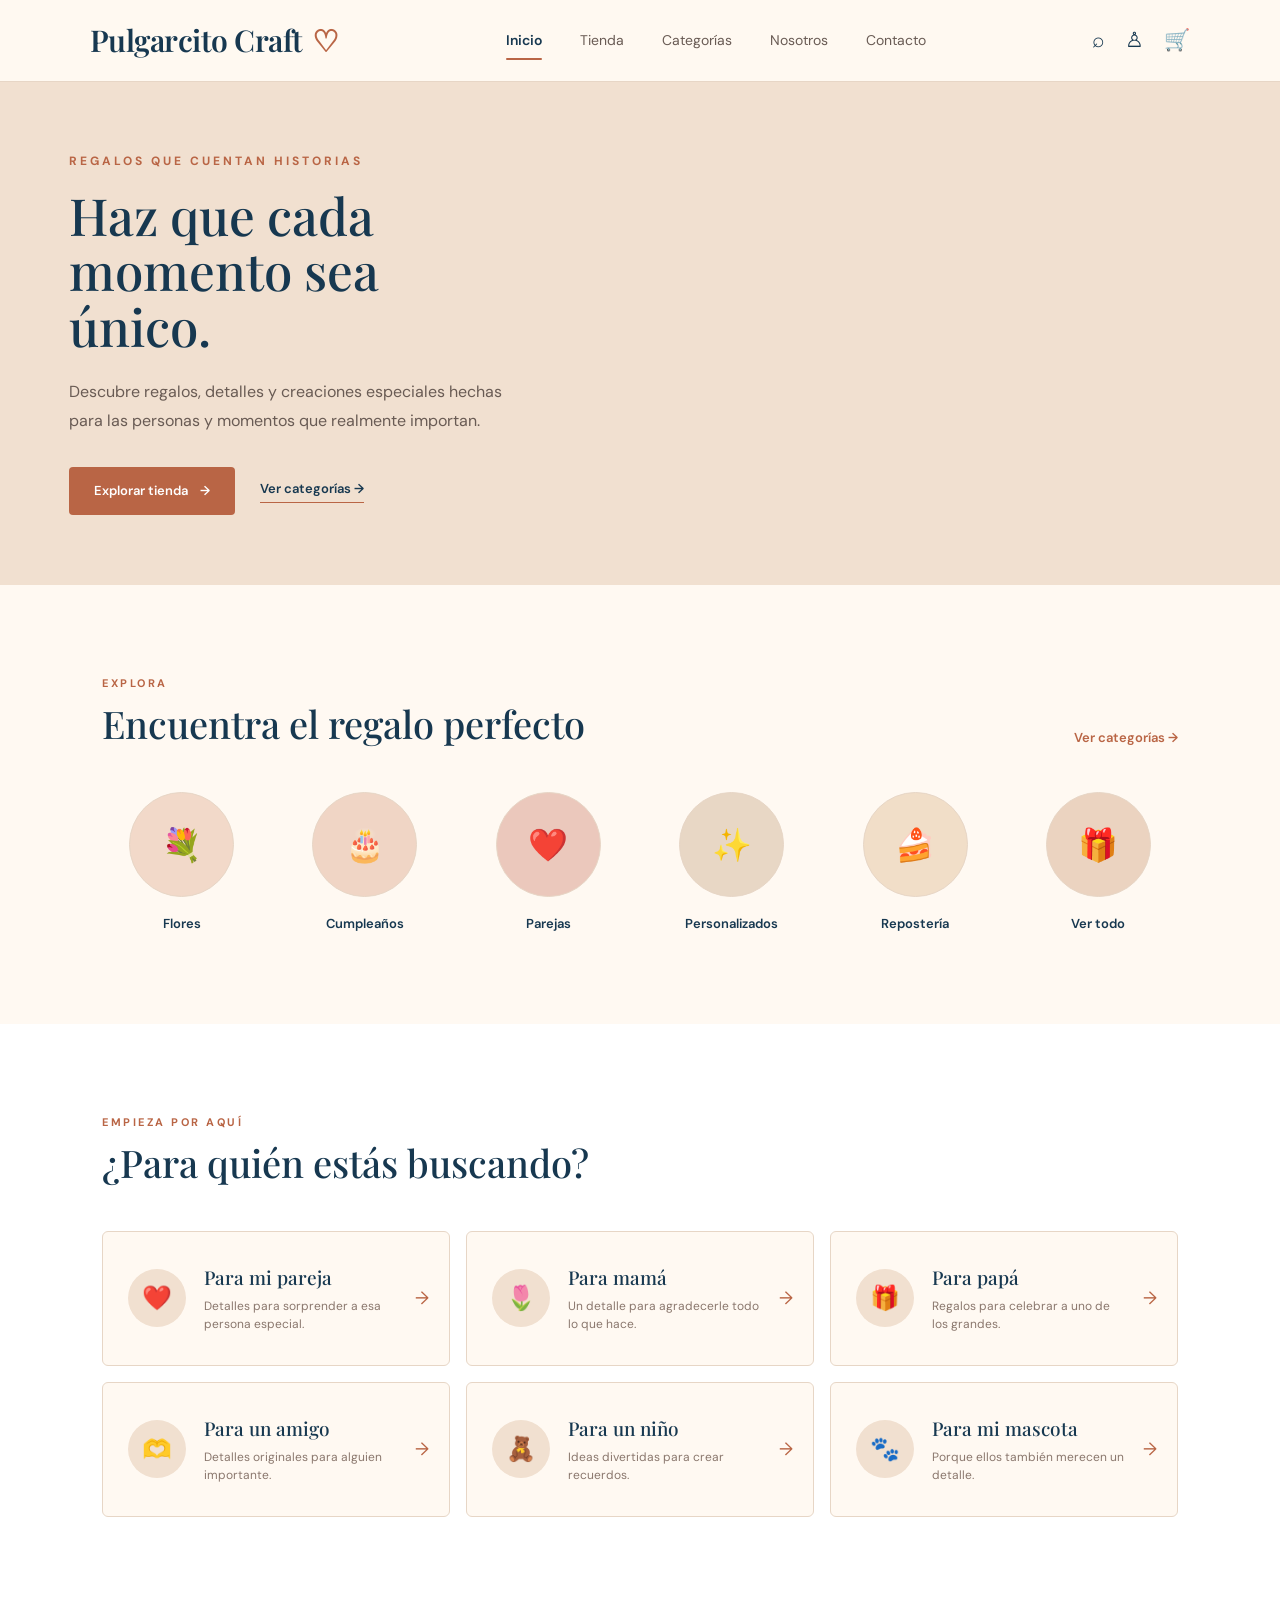
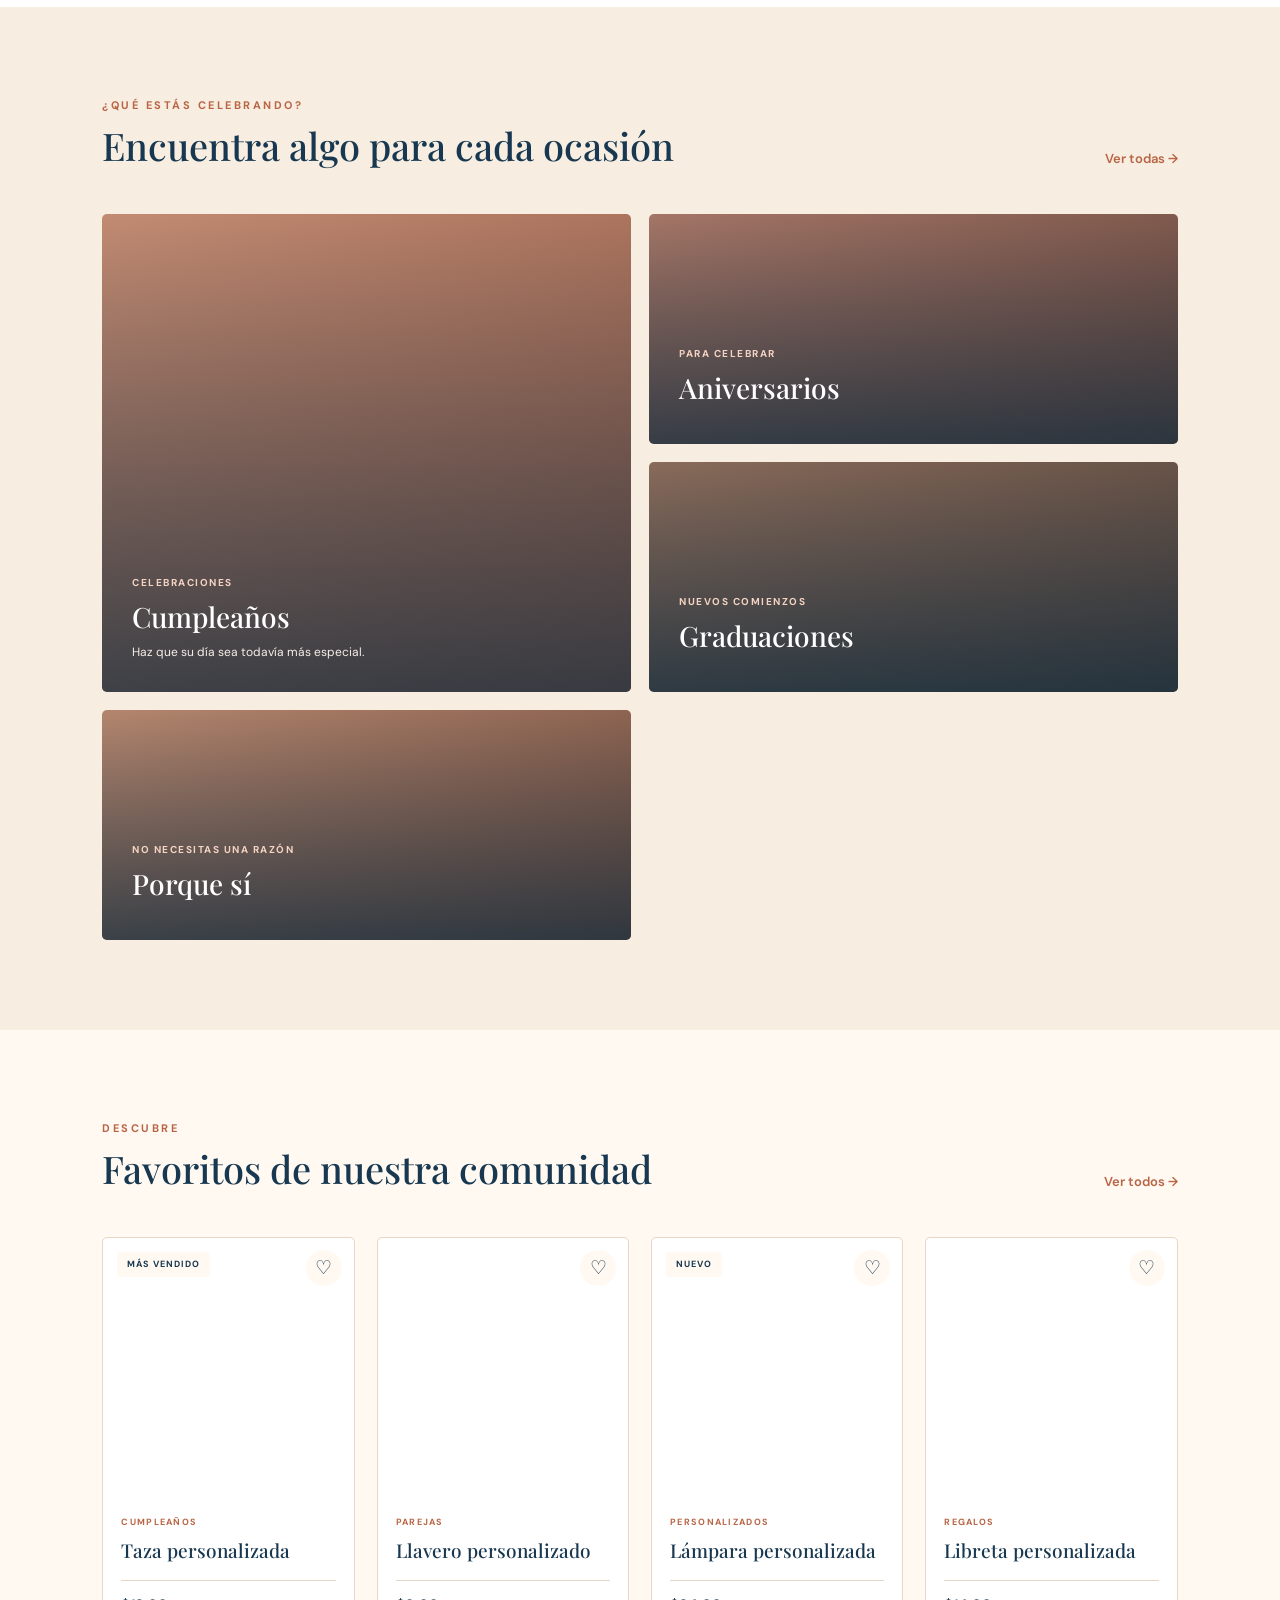
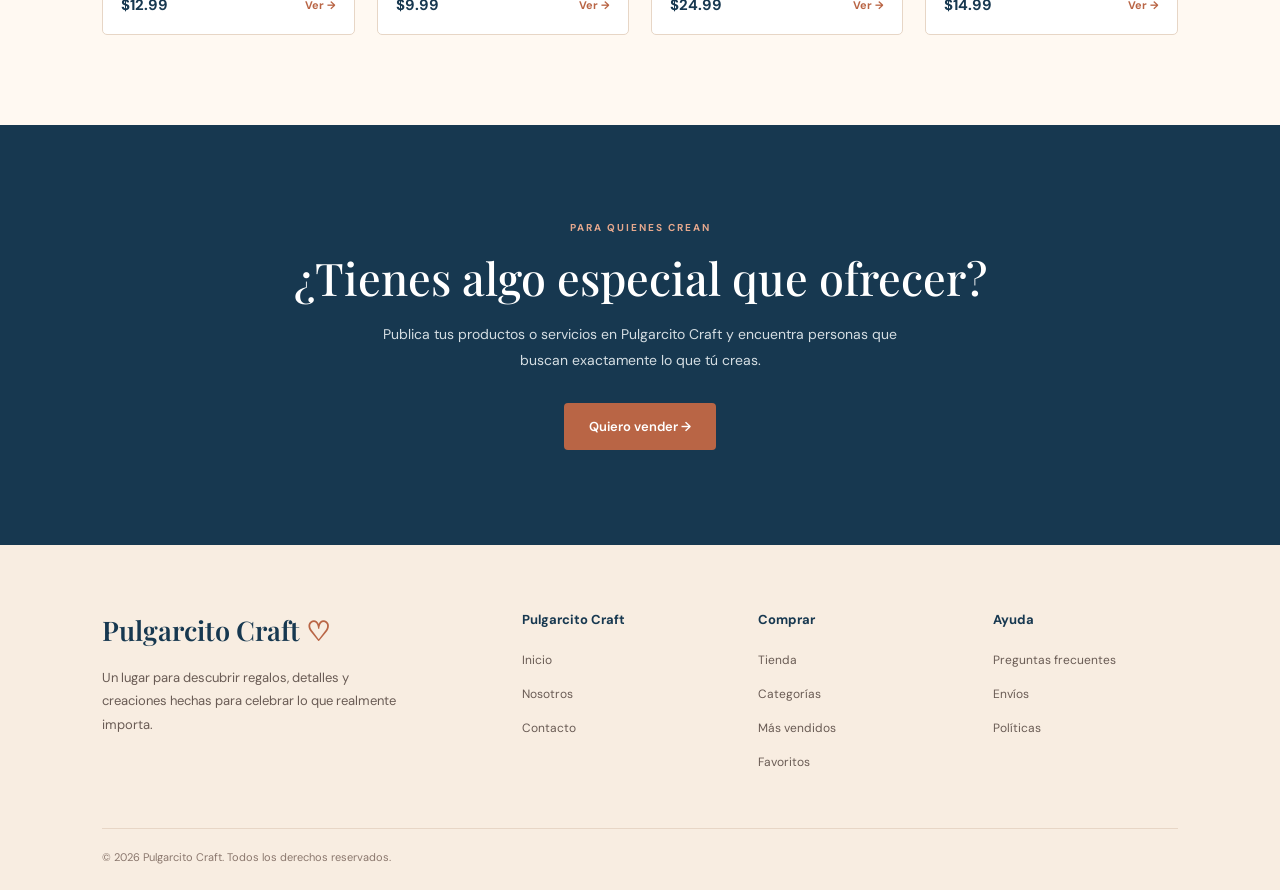
<file: index.html>
<!DOCTYPE html>
<html lang="es">

<head>
    <meta charset="UTF-8">
    <meta name="viewport" content="width=device-width, initial-scale=1.0">

    <title>Pulgarcito Craft | Regalos para momentos especiales</title>

    <!-- Google Fonts -->
    <link rel="preconnect" href="https://fonts.googleapis.com">
    <link rel="preconnect" href="https://fonts.gstatic.com" crossorigin>

    <link
        href="https://fonts.googleapis.com/css2?family=DM+Sans:wght@400;500;600;700&family=Playfair+Display:wght@400;500;600&display=swap"
        rel="stylesheet">

    <!-- CSS -->
    <link rel="stylesheet" href="css/style.css">
</head>


<body>

    <!-- =========================
         HEADER
    ========================== -->

    <header class="header">

        <a href="index.html" class="logo">
            Pulgarcito Craft<span> ♡</span>
        </a>

        <nav class="navbar">

            <a href="index.html" class="active">Inicio</a>
            <a href="Tienda.html">Tienda</a>
            <a href="categorias.html">Categorías</a>
            <a href="nosotros.html">Nosotros</a>
            <a href="contacto.html">Contacto</a>

        </nav>

        <div class="header-icons">

            <a href="buscar.html" aria-label="Buscar">⌕</a>
            <a href="cuenta.html" aria-label="Cuenta">♙</a>
            <a href="carrito.html" aria-label="Carrito">🛒</a>

        </div>

    </header>


    <!-- =========================
         MAIN
    ========================== -->

    <main>


        <!-- =========================
             HERO
        ========================== -->

        <section class="hero">

            <div class="hero-content">

                <span class="small-title">
                    Regalos que cuentan historias
                </span>

                <h1>
                    Haz que cada
                    momento sea único.
                </h1>

                <p>
                    Descubre regalos, detalles y creaciones
                    especiales hechas para las personas y
                    momentos que realmente importan.
                </p>

                <div class="hero-actions">

                    <a href="Tienda.html" class="btn">
                        Explorar tienda
                        <span>→</span>
                    </a>

                    <a href="categorias.html" class="text-link">
                        Ver categorías →
                    </a>

                </div>

            </div>

            <div class="hero-image"></div>

        </section>


        <!-- =========================
             CATEGORÍAS
        ========================== -->

        <section class="categories">

            <div class="section-header">

                <div>

                    <span class="section-label">
                        Explora
                    </span>

                    <h2 class="section-title">
                        Encuentra el regalo perfecto
                    </h2>

                </div>

                <a href="categorias.html" class="view-all">
                    Ver categorías →
                </a>

            </div>


            <div class="category-grid">


                <a href="categorias.html?categoria=flores" class="category">

                    <div class="category-circle">
                        💐
                    </div>

                    <p>Flores</p>

                </a>


                <a href="categorias.html?categoria=cumpleanos" class="category">

                    <div class="category-circle">
                        🎂
                    </div>

                    <p>Cumpleaños</p>

                </a>


                <a href="categorias.html?categoria=parejas" class="category">

                    <div class="category-circle">
                        ❤️
                    </div>

                    <p>Parejas</p>

                </a>


                <a href="categorias.html?categoria=personalizados" class="category">

                    <div class="category-circle">
                        ✨
                    </div>

                    <p>Personalizados</p>

                </a>


                <a href="categorias.html?categoria=reposteria" class="category">

                    <div class="category-circle">
                        🍰
                    </div>

                    <p>Repostería</p>

                </a>


                <a href="categorias.html" class="category">

                    <div class="category-circle">
                        🎁
                    </div>

                    <p>Ver todo</p>

                </a>

            </div>

        </section>


        <!-- =========================
             PARA QUIÉN
        ========================== -->

        <section class="for-who">

            <div class="section-header">

                <div>

                    <span class="section-label">
                        Empieza por aquí
                    </span>

                    <h2 class="section-title">
                        ¿Para quién estás buscando?
                    </h2>

                </div>

            </div>


            <div class="who-grid">


                <a href="categorias.html?para=pareja" class="who-card">

                    <div class="who-icon">
                        ❤️
                    </div>

                    <div class="who-content">

                        <h3>
                            Para mi pareja
                        </h3>

                        <p>
                            Detalles para sorprender a esa persona especial.
                        </p>

                    </div>

                    <span class="who-arrow">→</span>

                </a>


                <a href="categorias.html?para=mama" class="who-card">

                    <div class="who-icon">
                        🌷
                    </div>

                    <div class="who-content">

                        <h3>
                            Para mamá
                        </h3>

                        <p>
                            Un detalle para agradecerle todo lo que hace.
                        </p>

                    </div>

                    <span class="who-arrow">→</span>

                </a>


                <a href="categorias.html?para=papa" class="who-card">

                    <div class="who-icon">
                        🎁
                    </div>

                    <div class="who-content">

                        <h3>
                            Para papá
                        </h3>

                        <p>
                            Regalos para celebrar a uno de los grandes.
                        </p>

                    </div>

                    <span class="who-arrow">→</span>

                </a>


                <a href="categorias.html?para=amigo" class="who-card">

                    <div class="who-icon">
                        🫶
                    </div>

                    <div class="who-content">

                        <h3>
                            Para un amigo
                        </h3>

                        <p>
                            Detalles originales para alguien importante.
                        </p>

                    </div>

                    <span class="who-arrow">→</span>

                </a>


                <a href="categorias.html?para=nino" class="who-card">

                    <div class="who-icon">
                        🧸
                    </div>

                    <div class="who-content">

                        <h3>
                            Para un niño
                        </h3>

                        <p>
                            Ideas divertidas para crear recuerdos.
                        </p>

                    </div>

                    <span class="who-arrow">→</span>

                </a>


                <a href="categorias.html?para=mascota" class="who-card">

                    <div class="who-icon">
                        🐾
                    </div>

                    <div class="who-content">

                        <h3>
                            Para mi mascota
                        </h3>

                        <p>
                            Porque ellos también merecen un detalle.
                        </p>

                    </div>

                    <span class="who-arrow">→</span>

                </a>


            </div>

        </section>


        <!-- =========================
             OCASIONES
        ========================== -->

        <section class="occasions">

            <div class="section-header">

                <div>

                    <span class="section-label">
                        ¿Qué estás celebrando?
                    </span>

                    <h2 class="section-title">
                        Encuentra algo para cada ocasión
                    </h2>

                </div>

                <a href="categorias.html" class="view-all">
                    Ver todas →
                </a>

            </div>


            <div class="occasion-grid">


                <a href="categorias.html?ocasion=cumpleanos" class="occasion occasion-large">

                    <div class="occasion-overlay"></div>

                    <div class="occasion-content">

                        <span>
                            Celebraciones
                        </span>

                        <h3>
                            Cumpleaños
                        </h3>

                        <p>
                            Haz que su día sea todavía más especial.
                        </p>

                    </div>

                </a>


                <a href="categorias.html?ocasion=aniversario" class="occasion">

                    <div class="occasion-overlay"></div>

                    <div class="occasion-content">

                        <span>
                            Para celebrar
                        </span>

                        <h3>
                            Aniversarios
                        </h3>

                    </div>

                </a>


                <a href="categorias.html?ocasion=graduacion" class="occasion">

                    <div class="occasion-overlay"></div>

                    <div class="occasion-content">

                        <span>
                            Nuevos comienzos
                        </span>

                        <h3>
                            Graduaciones
                        </h3>

                    </div>

                </a>


                <a href="categorias.html?ocasion=especial" class="occasion">

                    <div class="occasion-overlay"></div>

                    <div class="occasion-content">

                        <span>
                            No necesitas una razón
                        </span>

                        <h3>
                            Porque sí
                        </h3>

                    </div>

                </a>


            </div>

        </section>


        <!-- =========================
             PRODUCTOS DESTACADOS
        ========================== -->

        <section class="products">

            <div class="section-header">

                <div>

                    <span class="section-label">
                        Descubre
                    </span>

                    <h2 class="section-title">
                        Favoritos de nuestra comunidad
                    </h2>

                </div>

                <a href="Tienda.html" class="view-all">
                    Ver todos →
                </a>

            </div>


            <div class="product-grid">


                <!-- PRODUCTO 1 -->

                <a href="producto.html?id=1" class="product">

                    <div class="product-image product-1">

                        <span class="product-tag">
                            Más vendido
                        </span>

                        <button class="product-favorite"
                            aria-label="Agregar a favoritos">
                            ♡
                        </button>

                    </div>

                    <div class="product-info">

                        <span class="product-category">
                            Cumpleaños
                        </span>

                        <h3 class="product-name">
                            Taza personalizada
                        </h3>

                        <div class="product-bottom">

                            <span class="product-price">
                                $12.99
                            </span>

                            <span class="product-link">
                                Ver →
                            </span>

                        </div>

                    </div>

                </a>


                <!-- PRODUCTO 2 -->

                <a href="producto.html?id=2" class="product">

                    <div class="product-image product-2">

                        <button class="product-favorite"
                            aria-label="Agregar a favoritos">
                            ♡
                        </button>

                    </div>

                    <div class="product-info">

                        <span class="product-category">
                            Parejas
                        </span>

                        <h3 class="product-name">
                            Llavero personalizado
                        </h3>

                        <div class="product-bottom">

                            <span class="product-price">
                                $9.99
                            </span>

                            <span class="product-link">
                                Ver →
                            </span>

                        </div>

                    </div>

                </a>


                <!-- PRODUCTO 3 -->

                <a href="producto.html?id=3" class="product">

                    <div class="product-image product-3">

                        <span class="product-tag">
                            Nuevo
                        </span>

                        <button class="product-favorite"
                            aria-label="Agregar a favoritos">
                            ♡
                        </button>

                    </div>

                    <div class="product-info">

                        <span class="product-category">
                            Personalizados
                        </span>

                        <h3 class="product-name">
                            Lámpara personalizada
                        </h3>

                        <div class="product-bottom">

                            <span class="product-price">
                                $24.99
                            </span>

                            <span class="product-link">
                                Ver →
                            </span>

                        </div>

                    </div>

                </a>


                <!-- PRODUCTO 4 -->

                <a href="producto.html?id=4" class="product">

                    <div class="product-image product-4">

                        <button class="product-favorite"
                            aria-label="Agregar a favoritos">
                            ♡
                        </button>

                    </div>

                    <div class="product-info">

                        <span class="product-category">
                            Regalos
                        </span>

                        <h3 class="product-name">
                            Libreta personalizada
                        </h3>

                        <div class="product-bottom">

                            <span class="product-price">
                                $14.99
                            </span>

                            <span class="product-link">
                                Ver →
                            </span>

                        </div>

                    </div>

                </a>


            </div>

        </section>


        <!-- =========================
             CTA
        ========================== -->

        <section class="cta">

            <span class="cta-label">
                Para quienes crean
            </span>

            <h2>
                ¿Tienes algo especial que ofrecer?
            </h2>

            <p>
                Publica tus productos o servicios en
                Pulgarcito Craft y encuentra personas
                que buscan exactamente lo que tú creas.
            </p>

            <a href="vender.html" class="btn btn-light">
                Quiero vender →
            </a>

        </section>


    </main>


    <!-- =========================
         FOOTER
    ========================== -->

    <footer class="footer">

        <div class="footer-content">


            <div class="footer-brand">

                <div class="footer-logo">
                    Pulgarcito Craft<span> ♡</span>
                </div>

                <p>
                    Un lugar para descubrir regalos,
                    detalles y creaciones hechas para
                    celebrar lo que realmente importa.
                </p>

            </div>


            <div class="footer-column">

                <h3>
                    Pulgarcito Craft
                </h3>

                <ul>

                    <li>
                        <a href="index.html">
                            Inicio
                        </a>
                    </li>

                    <li>
                        <a href="nosotros.html">
                            Nosotros
                        </a>
                    </li>

                    <li>
                        <a href="contacto.html">
                            Contacto
                        </a>
                    </li>

                </ul>

            </div>


            <div class="footer-column">

                <h3>
                    Comprar
                </h3>

                <ul>

                    <li>
                        <a href="Tienda.html">
                            Tienda
                        </a>
                    </li>

                    <li>
                        <a href="categorias.html">
                            Categorías
                        </a>
                    </li>

                    <li>
                        <a href="Tienda.html?filtro=destacados">
                            Más vendidos
                        </a>
                    </li>

                    <li>
                        <a href="favoritos.html">
                            Favoritos
                        </a>
                    </li>

                </ul>

            </div>


            <div class="footer-column">

                <h3>
                    Ayuda
                </h3>

                <ul>

                    <li>
                        <a href="faq.html">
                            Preguntas frecuentes
                        </a>
                    </li>

                    <li>
                        <a href="envios.html">
                            Envíos
                        </a>
                    </li>

                    <li>
                        <a href="politicas.html">
                            Políticas
                        </a>
                    </li>

                </ul>

            </div>


        </div>


        <div class="copyright">

            © 2026 Pulgarcito Craft. Todos los derechos reservados.

        </div>

    </footer>


</body>

</html>
</file>
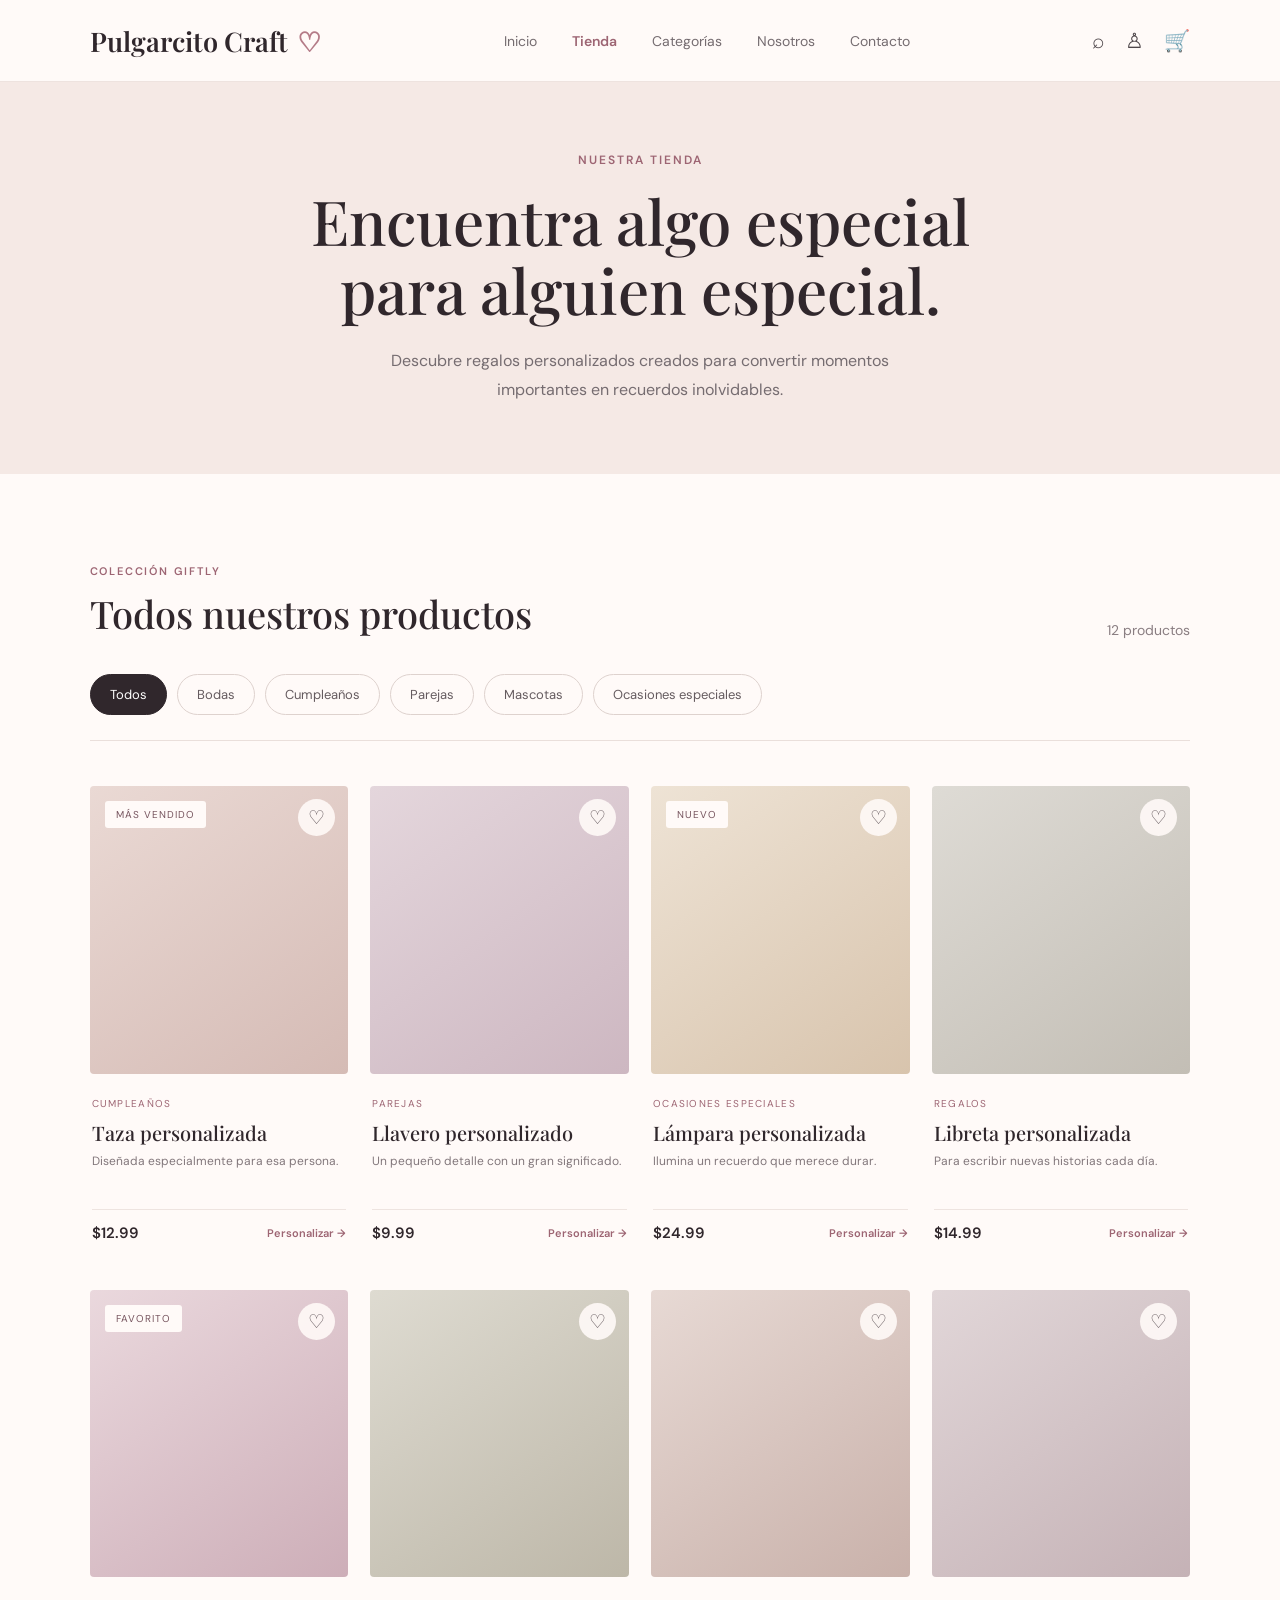
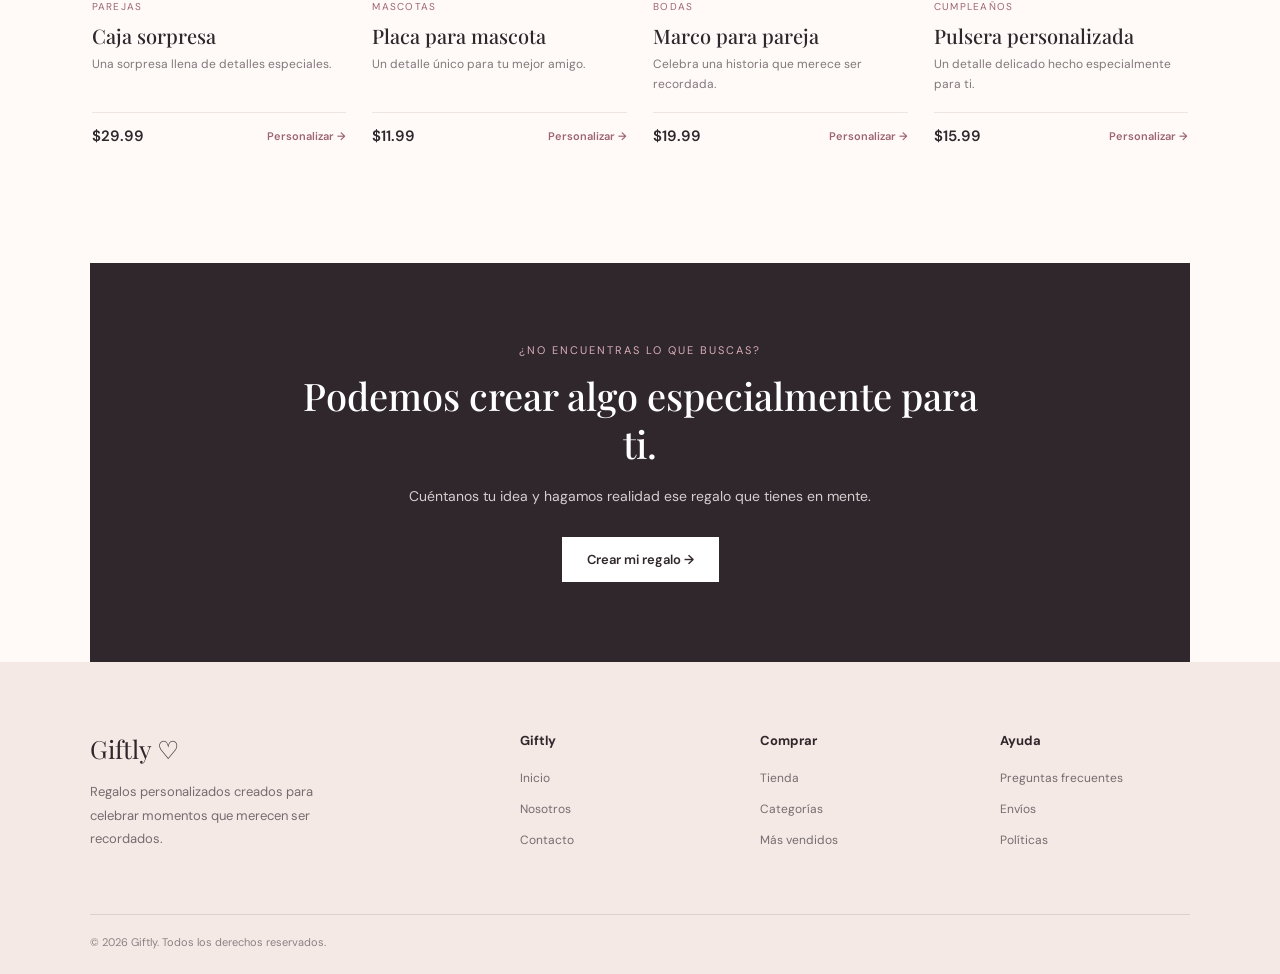
<file: Tienda.html>
<!DOCTYPE html>
<html lang="es">

<head>
    <meta charset="UTF-8">
    <meta name="viewport" content="width=device-width, initial-scale=1.0">

    <title>Pulgarcito Craft | Tienda</title>

    <!-- Google Fonts -->
    <link rel="preconnect" href="https://fonts.googleapis.com">
    <link rel="preconnect" href="https://fonts.gstatic.com" crossorigin>

    <link href="https://fonts.googleapis.com/css2?family=DM+Sans:wght@400;500;600;700&family=Playfair+Display:wght@400;500;600&display=swap" rel="stylesheet">

    <!-- CSS -->
    <link rel="stylesheet" href="css/Tienda.css">
</head>


<body>


    <!-- =========================
         HEADER
    ========================== -->

    <header class="header">

        <a href="index.html" class="logo">
            Pulgarcito Craft<span> ♡</span>
        </a>

        <nav class="navbar">

            <a href="index.html">Inicio</a>
            <a href="tienda.html" class="active">Tienda</a>
            <a href="#">Categorías</a>
            <a href="#">Nosotros</a>
            <a href="#">Contacto</a>

        </nav>

        <div class="header-icons">

            <a href="#" aria-label="Buscar">⌕</a>
            <a href="#" aria-label="Cuenta">♙</a>
            <a href="#" aria-label="Carrito">🛒</a>

        </div>

    </header>


    <!-- =========================
         HERO TIENDA
    ========================== -->

    <main>

        <section class="shop-hero">

            <div class="shop-hero-content">

                <span class="small-title">
                    Nuestra tienda
                </span>

                <h1>
                    Encuentra algo especial
                    para alguien especial.
                </h1>

                <p>
                    Descubre regalos personalizados creados
                    para convertir momentos importantes en
                    recuerdos inolvidables.
                </p>

            </div>

        </section>


        <!-- =========================
             TIENDA
        ========================== -->

        <section class="shop">

            <div class="shop-header">

                <div>

                    <span class="section-label">
                        Colección Giftly
                    </span>

                    <h2>
                        Todos nuestros productos
                    </h2>

                </div>

                <div class="product-count">
                    12 productos
                </div>

            </div>


            <!-- FILTROS -->

            <div class="filters">

                <button class="filter active">
                    Todos
                </button>

                <button class="filter">
                    Bodas
                </button>

                <button class="filter">
                    Cumpleaños
                </button>

                <button class="filter">
                    Parejas
                </button>

                <button class="filter">
                    Mascotas
                </button>

                <button class="filter">
                    Ocasiones especiales
                </button>

            </div>


            <!-- PRODUCTOS -->

            <div class="product-grid">


                <!-- PRODUCTO 1 -->

                <article class="product-card">

                    <div class="product-image image-1">

                        <span class="tag">
                            Más vendido
                        </span>

                        <button class="favorite">
                            ♡
                        </button>

                    </div>

                    <div class="product-info">

                        <span class="category">
                            Cumpleaños
                        </span>

                        <h3>
                            Taza personalizada
                        </h3>

                        <p>
                            Diseñada especialmente para esa persona.
                        </p>

                        <div class="product-bottom">

                            <span class="price">
                                $12.99
                            </span>

                            <a href="#" class="customize">
                                Personalizar →
                            </a>

                        </div>

                    </div>

                </article>


                <!-- PRODUCTO 2 -->

                <article class="product-card">

                    <div class="product-image image-2">

                        <button class="favorite">
                            ♡
                        </button>

                    </div>

                    <div class="product-info">

                        <span class="category">
                            Parejas
                        </span>

                        <h3>
                            Llavero personalizado
                        </h3>

                        <p>
                            Un pequeño detalle con un gran significado.
                        </p>

                        <div class="product-bottom">

                            <span class="price">
                                $9.99
                            </span>

                            <a href="#" class="customize">
                                Personalizar →
                            </a>

                        </div>

                    </div>

                </article>


                <!-- PRODUCTO 3 -->

                <article class="product-card">

                    <div class="product-image image-3">

                        <span class="tag">
                            Nuevo
                        </span>

                        <button class="favorite">
                            ♡
                        </button>

                    </div>

                    <div class="product-info">

                        <span class="category">
                            Ocasiones especiales
                        </span>

                        <h3>
                            Lámpara personalizada
                        </h3>

                        <p>
                            Ilumina un recuerdo que merece durar.
                        </p>

                        <div class="product-bottom">

                            <span class="price">
                                $24.99
                            </span>

                            <a href="#" class="customize">
                                Personalizar →
                            </a>

                        </div>

                    </div>

                </article>


                <!-- PRODUCTO 4 -->

                <article class="product-card">

                    <div class="product-image image-4">

                        <button class="favorite">
                            ♡
                        </button>

                    </div>

                    <div class="product-info">

                        <span class="category">
                            Regalos
                        </span>

                        <h3>
                            Libreta personalizada
                        </h3>

                        <p>
                            Para escribir nuevas historias cada día.
                        </p>

                        <div class="product-bottom">

                            <span class="price">
                                $14.99
                            </span>

                            <a href="#" class="customize">
                                Personalizar →
                            </a>

                        </div>

                    </div>

                </article>


                <!-- PRODUCTO 5 -->

                <article class="product-card">

                    <div class="product-image image-5">

                        <span class="tag">
                            Favorito
                        </span>

                        <button class="favorite">
                            ♡
                        </button>

                    </div>

                    <div class="product-info">

                        <span class="category">
                            Parejas
                        </span>

                        <h3>
                            Caja sorpresa
                        </h3>

                        <p>
                            Una sorpresa llena de detalles especiales.
                        </p>

                        <div class="product-bottom">

                            <span class="price">
                                $29.99
                            </span>

                            <a href="#" class="customize">
                                Personalizar →
                            </a>

                        </div>

                    </div>

                </article>


                <!-- PRODUCTO 6 -->

                <article class="product-card">

                    <div class="product-image image-6">

                        <button class="favorite">
                            ♡
                        </button>

                    </div>

                    <div class="product-info">

                        <span class="category">
                            Mascotas
                        </span>

                        <h3>
                            Placa para mascota
                        </h3>

                        <p>
                            Un detalle único para tu mejor amigo.
                        </p>

                        <div class="product-bottom">

                            <span class="price">
                                $11.99
                            </span>

                            <a href="#" class="customize">
                                Personalizar →
                            </a>

                        </div>

                    </div>

                </article>


                <!-- PRODUCTO 7 -->

                <article class="product-card">

                    <div class="product-image image-7">

                        <button class="favorite">
                            ♡
                        </button>

                    </div>

                    <div class="product-info">

                        <span class="category">
                            Bodas
                        </span>

                        <h3>
                            Marco para pareja
                        </h3>

                        <p>
                            Celebra una historia que merece ser recordada.
                        </p>

                        <div class="product-bottom">

                            <span class="price">
                                $19.99
                            </span>

                            <a href="#" class="customize">
                                Personalizar →
                            </a>

                        </div>

                    </div>

                </article>


                <!-- PRODUCTO 8 -->

                <article class="product-card">

                    <div class="product-image image-8">

                        <button class="favorite">
                            ♡
                        </button>

                    </div>

                    <div class="product-info">

                        <span class="category">
                            Cumpleaños
                        </span>

                        <h3>
                            Pulsera personalizada
                        </h3>

                        <p>
                            Un detalle delicado hecho especialmente para ti.
                        </p>

                        <div class="product-bottom">

                            <span class="price">
                                $15.99
                            </span>

                            <a href="#" class="customize">
                                Personalizar →
                            </a>

                        </div>

                    </div>

                </article>


            </div>

        </section>


        <!-- =========================
             CTA
        ========================== -->

        <section class="cta">

            <span>
                ¿No encuentras lo que buscas?
            </span>

            <h2>
                Podemos crear algo especialmente para ti.
            </h2>

            <p>
                Cuéntanos tu idea y hagamos realidad
                ese regalo que tienes en mente.
            </p>

            <a href="#" class="btn">
                Crear mi regalo →
            </a>

        </section>


    </main>


    <!-- =========================
         FOOTER
    ========================== -->

    <footer class="footer">

        <div class="footer-content">


            <div class="footer-brand">

                <div class="footer-logo">
                    Giftly ♡
                </div>

                <p>
                    Regalos personalizados creados
                    para celebrar momentos que
                    merecen ser recordados.
                </p>

            </div>


            <div class="footer-column">

                <h3>Giftly</h3>

                <ul>

                    <li>
                        <a href="index.html">Inicio</a>
                    </li>

                    <li>
                        <a href="#">Nosotros</a>
                    </li>

                    <li>
                        <a href="#">Contacto</a>
                    </li>

                </ul>

            </div>


            <div class="footer-column">

                <h3>Comprar</h3>

                <ul>

                    <li>
                        <a href="tienda.html">Tienda</a>
                    </li>

                    <li>
                        <a href="#">Categorías</a>
                    </li>

                    <li>
                        <a href="#">Más vendidos</a>
                    </li>

                </ul>

            </div>


            <div class="footer-column">

                <h3>Ayuda</h3>

                <ul>

                    <li>
                        <a href="#">Preguntas frecuentes</a>
                    </li>

                    <li>
                        <a href="#">Envíos</a>
                    </li>

                    <li>
                        <a href="#">Políticas</a>
                    </li>

                </ul>

            </div>


        </div>


        <div class="copyright">

            © 2026 Giftly. Todos los derechos reservados.

        </div>

    </footer>


</body>

</html>
</file>
<file: css/style.css>
/* =========================================================
   PULGARCITO CRAFT
   SISTEMA VISUAL
========================================================= */

:root {

    /* COLORES OFICIALES */
    --blue: #173850;
    --terracotta: #B96545;

    /* VARIANTES DE MARCA */
    --blue-dark: #102B3D;
    --blue-light: #36566B;

    --terracotta-dark: #984B31;
    --terracotta-light: #D18D72;

    /* PALETA CÁLIDA */
    --cream: #FFF9F2;
    --cream-dark: #F8EDE1;

    --beige: #F1E0D0;
    --beige-dark: #E4CCB8;

    --sand: #EBD7C4;

    /* SUPERFICIES */
    --white: #FFFFFF;

    /* TEXTO */
    --text: #173850;
    --text-soft: #695B54;
    --text-muted: #8A776D;

    /* BORDES */
    --border: #E7D6C6;

    /* SOMBRAS */
    --shadow-soft:
        0 12px 35px rgba(23, 56, 80, 0.07);

    --shadow-hover:
        0 18px 45px rgba(23, 56, 80, 0.12);

}


/* =========================================================
   RESET
========================================================= */

* {
    margin: 0;
    padding: 0;
    box-sizing: border-box;
}

html {
    scroll-behavior: smooth;
}

body {

    font-family: "DM Sans", sans-serif;

    color: var(--text);

    background: var(--cream);

    line-height: 1.5;
}

a {
    text-decoration: none;
    color: inherit;
}

button {
    font-family: inherit;
}


/* =========================================================
   HEADER
========================================================= */

.header {

    width: 100%;

    height: 82px;

    padding: 0 7%;

    display: flex;

    align-items: center;

    justify-content: space-between;

    background: rgba(255, 249, 242, 0.96);

    border-bottom: 1px solid var(--border);

    position: relative;

    z-index: 10;
}


/* LOGO */

.logo {

    font-family: "Playfair Display", serif;

    font-size: 30px;

    font-weight: 600;

    letter-spacing: -0.5px;

    color: var(--blue);

    white-space: nowrap;
}

.logo span {

    color: var(--terracotta);

    margin-left: 3px;
}


/* NAVBAR */

.navbar {

    display: flex;

    align-items: center;

    gap: 38px;
}

.navbar a {

    position: relative;

    font-size: 14px;

    color: var(--text-soft);

    transition: 0.3s ease;
}

.navbar a:hover {

    color: var(--terracotta);
}

.navbar a.active {

    color: var(--blue);

    font-weight: 600;
}

.navbar a.active::after {

    content: "";

    position: absolute;

    width: 100%;

    height: 2px;

    background: var(--terracotta);

    left: 0;

    bottom: -9px;

    border-radius: 2px;
}


/* HEADER ICONS */

.header-icons {

    display: flex;

    align-items: center;

    gap: 20px;
}

.header-icons a {

    font-size: 21px;

    color: var(--blue);

    transition: 0.3s ease;
}

.header-icons a:hover {

    color: var(--terracotta);

    transform: translateY(-2px);
}


/* =========================================================
   HERO
========================================================= */

.hero {

    min-height: 500px;

    display: grid;

    grid-template-columns: 45% 55%;

    background: var(--beige);
}


/* HERO CONTENT */

.hero-content {

    display: flex;

    flex-direction: column;

    justify-content: center;

    padding: 70px 12%;
}


/* SMALL TITLE */

.small-title {

    display: block;

    margin-bottom: 18px;

    color: var(--terracotta);

    font-size: 12px;

    font-weight: 700;

    letter-spacing: 3px;

    text-transform: uppercase;
}


/* HERO TITLE */

.hero h1 {

    max-width: 600px;

    margin-bottom: 24px;

    font-family: "Playfair Display", serif;

    font-size: clamp(42px, 4vw, 62px);

    font-weight: 500;

    line-height: 1.08;

    color: var(--blue);
}


/* HERO TEXT */

.hero p {

    max-width: 460px;

    margin-bottom: 32px;

    color: var(--text-soft);

    font-size: 16px;

    line-height: 1.8;
}


/* HERO ACTIONS */

.hero-actions {

    display: flex;

    align-items: center;

    gap: 25px;

    flex-wrap: wrap;
}


/* BUTTON */

.btn {

    display: inline-flex;

    width: fit-content;

    align-items: center;

    justify-content: center;

    gap: 12px;

    padding: 14px 25px;

    background: var(--terracotta);

    color: white;

    border-radius: 4px;

    font-size: 13px;

    font-weight: 600;

    transition: 0.3s ease;
}

.btn:hover {

    background: var(--terracotta-dark);

    transform: translateY(-2px);

    box-shadow:
        0 8px 20px rgba(185, 101, 69, 0.2);
}


/* TEXT LINK */

.text-link {

    color: var(--blue);

    font-size: 13px;

    font-weight: 600;

    border-bottom: 1px solid var(--terracotta);

    padding-bottom: 3px;

    transition: 0.3s ease;
}

.text-link:hover {

    color: var(--terracotta);
}


/* HERO IMAGE */

.hero-image {

    min-height: 500px;

    background-image:
        url("https://images.unsplash.com/photo-1512909006721-3d6018887383?auto=format&fit=crop&w=1400&q=85");

    background-size: cover;

    background-position: center;
}


/* =========================================================
   GENERIC SECTIONS
========================================================= */

.categories,
.for-who,
.occasions,
.products {

    padding: 90px 8%;
}


/* SECTION COLORS */

.categories {

    background: var(--cream);
}

.for-who {

    background: var(--white);
}

.occasions {

    background: var(--cream-dark);
}

.products {

    background: var(--cream);
}


/* SECTION HEADER */

.section-header {

    display: flex;

    justify-content: space-between;

    align-items: end;

    gap: 30px;

    margin-bottom: 45px;
}


/* SECTION LABEL */

.section-label {

    display: block;

    margin-bottom: 10px;

    color: var(--terracotta);

    font-size: 11px;

    font-weight: 700;

    letter-spacing: 2.5px;

    text-transform: uppercase;
}


/* SECTION TITLE */

.section-title {

    font-family: "Playfair Display", serif;

    font-size: clamp(30px, 3vw, 38px);

    font-weight: 500;

    line-height: 1.2;

    color: var(--blue);
}


/* VIEW ALL */

.view-all {

    color: var(--terracotta);

    font-size: 13px;

    font-weight: 600;

    white-space: nowrap;

    transition: 0.3s ease;
}

.view-all:hover {

    color: var(--blue);
}


/* =========================================================
   CATEGORIES
========================================================= */

.category-grid {

    display: grid;

    grid-template-columns: repeat(6, 1fr);

    gap: 25px;
}

.category {

    text-align: center;

    transition: 0.3s ease;
}

.category-circle {

    width: 105px;

    height: 105px;

    margin: 0 auto 17px;

    display: flex;

    align-items: center;

    justify-content: center;

    border-radius: 50%;

    background: var(--beige);

    font-size: 32px;

    border: 1px solid var(--border);

    transition: 0.3s ease;
}


/* VARIACIONES */

.category:nth-child(1) .category-circle {
    background: #F2D9C9;
}

.category:nth-child(2) .category-circle {
    background: #F0D5C5;
}

.category:nth-child(3) .category-circle {
    background: #EBC8BC;
}

.category:nth-child(4) .category-circle {
    background: #E8D7C5;
}

.category:nth-child(5) .category-circle {
    background: #F1DEC8;
}

.category:nth-child(6) .category-circle {
    background: #EBD3C0;
}


.category:hover .category-circle {

    transform: translateY(-6px);

    border-color: var(--terracotta);

    box-shadow: var(--shadow-soft);
}

.category p {

    color: var(--blue);

    font-size: 13px;

    font-weight: 600;
}


/* =========================================================
   PARA QUIÉN
========================================================= */

.who-grid {

    display: grid;

    grid-template-columns: repeat(3, 1fr);

    gap: 16px;
}

.who-card {

    position: relative;

    min-height: 135px;

    padding: 25px;

    display: flex;

    align-items: center;

    gap: 18px;

    background: var(--cream);

    border: 1px solid var(--border);

    border-radius: 6px;

    transition: 0.3s ease;

    overflow: hidden;
}

.who-card:hover {

    transform: translateY(-4px);

    border-color: var(--terracotta);

    box-shadow: var(--shadow-soft);
}


/* ICON */

.who-icon {

    flex-shrink: 0;

    width: 58px;

    height: 58px;

    display: flex;

    align-items: center;

    justify-content: center;

    background: var(--beige);

    border-radius: 50%;

    font-size: 24px;
}


/* CONTENT */

.who-content {

    padding-right: 25px;
}

.who-content h3 {

    margin-bottom: 5px;

    font-family: "Playfair Display", serif;

    font-size: 19px;

    font-weight: 500;

    color: var(--blue);
}

.who-content p {

    color: var(--text-muted);

    font-size: 12px;

    line-height: 1.5;
}


/* ARROW */

.who-arrow {

    position: absolute;

    right: 20px;

    top: 50%;

    transform: translateY(-50%);

    color: var(--terracotta);

    font-size: 18px;

    transition: 0.3s ease;
}

.who-card:hover .who-arrow {

    right: 15px;
}


/* =========================================================
   OCASIONES
========================================================= */

.occasion-grid {

    display: grid;

    grid-template-columns: repeat(2, 1fr);

    grid-template-rows: 230px 230px;

    gap: 18px;
}

.occasion {

    position: relative;

    display: flex;

    align-items: end;

    overflow: hidden;

    min-height: 230px;

    padding: 30px;

    background: var(--beige-dark);

    border-radius: 5px;

    color: white;

    background-size: cover;

    background-position: center;

    transition: 0.4s ease;
}


/* PLACEHOLDER VISUALS */

.occasion:nth-child(1) {

    background:
        linear-gradient(
            135deg,
            #C88E74,
            #9D624C
        );
}

.occasion:nth-child(2) {

    background:
        linear-gradient(
            135deg,
            #A97868,
            #754F43
        );
}

.occasion:nth-child(3) {

    background:
        linear-gradient(
            135deg,
            #8D6D5B,
            #5D4A40
        );
}

.occasion:nth-child(4) {

    background:
        linear-gradient(
            135deg,
            #B98970,
            #815745
        );
}


/* LARGE OCCASION */

.occasion-large {

    grid-row: span 2;

    min-height: 478px;
}


/* OVERLAY */

.occasion-overlay {

    position: absolute;

    inset: 0;

    background:
        linear-gradient(
            to top,
            rgba(16, 43, 61, 0.72),
            rgba(16, 43, 61, 0.03)
        );
}


/* CONTENT */

.occasion-content {

    position: relative;

    z-index: 1;
}

.occasion-content span {

    display: block;

    margin-bottom: 6px;

    color: #F5D3C3;

    font-size: 10px;

    font-weight: 700;

    letter-spacing: 1.5px;

    text-transform: uppercase;
}

.occasion-content h3 {

    margin-bottom: 5px;

    font-family: "Playfair Display", serif;

    font-size: 28px;

    font-weight: 500;
}

.occasion-content p {

    max-width: 300px;

    font-size: 12px;

    line-height: 1.6;

    color: #F7EEE8;
}

.occasion:hover {

    transform: translateY(-4px);

    box-shadow: var(--shadow-hover);
}


/* =========================================================
   PRODUCTOS
========================================================= */

.product-grid {

    display: grid;

    grid-template-columns: repeat(4, 1fr);

    gap: 22px;
}

.product {

    overflow: hidden;

    background: var(--white);

    border: 1px solid var(--border);

    border-radius: 5px;

    transition: 0.3s ease;
}

.product:hover {

    transform: translateY(-5px);

    box-shadow: var(--shadow-hover);
}


/* PRODUCT IMAGE */

.product-image {

    position: relative;

    height: 260px;

    background-size: cover;

    background-position: center;
}


/* CURRENT IMAGES */

.product-1 {

    background-image:
        url("https://images.unsplash.com/photo-1577937927133-66ef06acdf18?auto=format&fit=crop&w=700&q=80");
}

.product-2 {

    background-image:
        url("https://images.unsplash.com/photo-1608508644127-ba99c8c1c8bb?auto=format&fit=crop&w=700&q=80");
}

.product-3 {

    background-image:
        url("https://images.unsplash.com/photo-1603006905003-be475563bc59?auto=format&fit=crop&w=700&q=80");
}

.product-4 {

    background-image:
        url("https://images.unsplash.com/photo-1544816155-12df9643f363?auto=format&fit=crop&w=700&q=80");
}


/* PRODUCT TAG */

.product-tag {

    position: absolute;

    top: 14px;

    left: 14px;

    padding: 6px 10px;

    background: var(--cream);

    color: var(--blue);

    border-radius: 3px;

    font-size: 9px;

    font-weight: 700;

    letter-spacing: 1px;

    text-transform: uppercase;
}


/* FAVORITE */

.product-favorite {

    position: absolute;

    top: 12px;

    right: 12px;

    width: 36px;

    height: 36px;

    display: flex;

    align-items: center;

    justify-content: center;

    border: none;

    border-radius: 50%;

    background: rgba(255, 249, 242, 0.94);

    color: var(--blue);

    font-size: 19px;

    cursor: pointer;

    transition: 0.3s ease;
}

.product-favorite:hover {

    background: var(--terracotta);

    color: white;
}


/* PRODUCT INFO */

.product-info {

    padding: 18px;
}

.product-category {

    display: block;

    margin-bottom: 7px;

    color: var(--terracotta);

    font-size: 9px;

    font-weight: 700;

    letter-spacing: 1.3px;

    text-transform: uppercase;
}

.product-name {

    margin-bottom: 15px;

    font-family: "Playfair Display", serif;

    font-size: 19px;

    font-weight: 500;

    color: var(--blue);
}


/* PRODUCT BOTTOM */

.product-bottom {

    display: flex;

    align-items: center;

    justify-content: space-between;

    padding-top: 13px;

    border-top: 1px solid var(--border);
}

.product-price {

    color: var(--blue);

    font-size: 15px;

    font-weight: 700;
}

.product-link {

    color: var(--terracotta);

    font-size: 11px;

    font-weight: 700;

    transition: 0.3s ease;
}

.product:hover .product-link {

    color: var(--blue);
}


/* =========================================================
   CTA
========================================================= */

.cta {

    padding: 95px 8%;

    text-align: center;

    background: var(--blue);

    color: white;
}

.cta-label {

    display: block;

    margin-bottom: 15px;

    color: #E6A88D;

    font-size: 10px;

    font-weight: 700;

    letter-spacing: 2px;

    text-transform: uppercase;
}

.cta h2 {

    max-width: 700px;

    margin: auto;

    font-family: "Playfair Display", serif;

    font-size: clamp(34px, 4vw, 45px);

    font-weight: 500;

    line-height: 1.2;
}

.cta p {

    max-width: 560px;

    margin: 18px auto 30px;

    color: #D5DEE3;

    font-size: 14px;

    line-height: 1.8;
}


/* CTA BUTTON */

.btn-light {

    background: var(--terracotta);

    color: white;
}

.btn-light:hover {

    background: var(--terracotta-light);

    color: var(--blue);
}


/* =========================================================
   FOOTER
========================================================= */

.footer {

    padding: 65px 8% 25px;

    background: var(--cream-dark);

    color: var(--blue);
}

.footer-content {

    display: grid;

    grid-template-columns: 2fr 1fr 1fr 1fr;

    gap: 50px;

    max-width: 1250px;

    margin: auto;

    padding-bottom: 45px;
}


/* FOOTER BRAND */

.footer-logo {

    margin-bottom: 15px;

    font-family: "Playfair Display", serif;

    font-size: 27px;

    font-weight: 600;
}

.footer-logo span {

    color: var(--terracotta);
}

.footer-brand p {

    max-width: 310px;

    color: var(--text-soft);

    font-size: 13px;

    line-height: 1.8;
}


/* FOOTER COLUMNS */

.footer-column h3 {

    margin-bottom: 17px;

    color: var(--blue);

    font-size: 13px;

    font-weight: 700;
}

.footer-column ul {

    list-style: none;
}

.footer-column li {

    margin-bottom: 10px;
}

.footer-column a {

    color: var(--text-soft);

    font-size: 12px;

    transition: 0.3s ease;
}

.footer-column a:hover {

    color: var(--terracotta);
}


/* COPYRIGHT */

.copyright {

    max-width: 1250px;

    margin: auto;

    padding-top: 20px;

    border-top: 1px solid var(--border);

    color: var(--text-muted);

    font-size: 11px;
}


/* =========================================================
   TABLETS
========================================================= */

@media (max-width: 1000px) {

    .navbar {
        gap: 20px;
    }

    .category-grid {

        grid-template-columns:
            repeat(3, 1fr);

        row-gap: 35px;
    }

    .who-grid {

        grid-template-columns:
            repeat(2, 1fr);
    }

    .product-grid {

        grid-template-columns:
            repeat(2, 1fr);
    }

}


/* =========================================================
   MOBILE
========================================================= */

@media (max-width: 750px) {

    .header {

        height: auto;

        min-height: 75px;

        padding: 20px 6%;

        flex-wrap: wrap;

        gap: 18px;
    }

    .navbar {

        order: 3;

        width: 100%;

        justify-content: center;

        gap: 20px;

        flex-wrap: wrap;
    }

    .hero {

        grid-template-columns: 1fr;
    }

    .hero-content {

        padding: 65px 8%;
    }

    .hero-image {

        min-height: 350px;
    }

    .categories,
    .for-who,
    .occasions,
    .products {

        padding: 70px 7%;
    }

    .category-grid {

        grid-template-columns:
            repeat(2, 1fr);

        gap: 30px 15px;
    }

    .who-grid {

        grid-template-columns: 1fr;
    }

    .occasion-grid {

        grid-template-columns: 1fr;

        grid-template-rows:
            repeat(4, 220px);
    }

    .occasion-large {

        grid-row: span 1;

        min-height: 220px;
    }

    .product-grid {

        grid-template-columns:
            repeat(2, 1fr);
    }

    .section-header {

        align-items: flex-start;

        flex-direction: column;

        gap: 15px;
    }

    .footer-content {

        grid-template-columns:
            repeat(2, 1fr);

        gap: 35px;
    }

}


/* =========================================================
   SMALL MOBILE
========================================================= */

@media (max-width: 500px) {

    .header {

        padding: 18px 5%;
    }

    .logo {

        font-size: 25px;
    }

    .header-icons {

        gap: 12px;

        font-size: 18px;
    }

    .navbar {

        display: none;
    }

    .hero h1 {

        font-size: 40px;
    }

    .hero-actions {

        align-items: flex-start;

        flex-direction: column;
    }

    .section-title {

        font-size: 29px;
    }

    .category-circle {

        width: 85px;

        height: 85px;

        font-size: 27px;
    }

    .product-grid {

        grid-template-columns: 1fr;
    }

    .product-image {

        height: 280px;
    }

    .footer-content {

        grid-template-columns: 1fr;

        gap: 30px;
    }

    .cta {

        padding: 70px 7%;
    }

}
</file>
<file: css/Tienda.css>
/* =========================
   RESET
========================== */

* {
    margin: 0;
    padding: 0;
    box-sizing: border-box;
}

body {
    font-family: "DM Sans", sans-serif;
    color: #29252a;
    background: #fffaf8;
}

a {
    text-decoration: none;
    color: inherit;
}


/* =========================
   HEADER
========================== */

.header {
    width: 100%;
    height: 82px;
    padding: 0 7%;
    display: flex;
    align-items: center;
    justify-content: space-between;
    background: #fffaf8;
    border-bottom: 1px solid #eee3df;
}

.logo {
    font-family: "Playfair Display", serif;
    font-size: 27px;
    font-weight: 600;
    color: #30272c;
}

.logo span {
    color: #b47b87;
    margin-left: 3px;
}

.navbar {
    display: flex;
    gap: 35px;
}

.navbar a {
    font-size: 14px;
    color: #756c70;
    transition: 0.3s;
}

.navbar a:hover,
.navbar a.active {
    color: #9d6573;
}

.navbar a.active {
    font-weight: 600;
}

.header-icons {
    display: flex;
    align-items: center;
    gap: 20px;
}

.header-icons a {
    font-size: 21px;
    color: #4e464a;
    transition: 0.3s;
}

.header-icons a:hover {
    color: #9d6573;
}


/* =========================
   SHOP HERO
========================== */

.shop-hero {
    min-height: 380px;
    display: flex;
    align-items: center;
    justify-content: center;
    text-align: center;
    padding: 70px 20px;
    background: #f5e9e5;
}

.shop-hero-content {
    max-width: 720px;
}

.small-title {
    display: block;
    margin-bottom: 18px;
    font-size: 12px;
    text-transform: uppercase;
    letter-spacing: 2px;
    color: #9d6573;
    font-weight: 600;
}

.shop-hero h1 {
    font-family: "Playfair Display", serif;
    font-size: clamp(40px, 5vw, 62px);
    line-height: 1.12;
    font-weight: 500;
    color: #30272c;
    margin-bottom: 22px;
}

.shop-hero p {
    max-width: 580px;
    margin: auto;
    font-size: 16px;
    line-height: 1.8;
    color: #756c70;
}


/* =========================
   SHOP
========================== */

.shop {
    width: 86%;
    max-width: 1250px;
    margin: 90px auto;
}

.shop-header {
    display: flex;
    align-items: end;
    justify-content: space-between;
    margin-bottom: 35px;
}

.section-label {
    display: block;
    margin-bottom: 10px;
    color: #9d6573;
    text-transform: uppercase;
    letter-spacing: 1.8px;
    font-size: 11px;
    font-weight: 600;
}

.shop-header h2 {
    font-family: "Playfair Display", serif;
    font-size: 38px;
    font-weight: 500;
    color: #30272c;
}

.product-count {
    color: #8a7e82;
    font-size: 14px;
}


/* =========================
   FILTERS
========================== */

.filters {
    display: flex;
    gap: 10px;
    flex-wrap: wrap;
    margin-bottom: 45px;
    padding-bottom: 25px;
    border-bottom: 1px solid #eadfdb;
}

.filter {
    border: 1px solid #ded2ce;
    background: transparent;
    padding: 11px 19px;
    border-radius: 30px;
    color: #655b5f;
    font-family: "DM Sans", sans-serif;
    font-size: 13px;
    cursor: pointer;
    transition: 0.3s;
}

.filter:hover,
.filter.active {
    background: #30272c;
    color: white;
    border-color: #30272c;
}


/* =========================
   PRODUCT GRID
========================== */

.product-grid {
    display: grid;
    grid-template-columns: repeat(4, 1fr);
    gap: 30px 22px;
}

.product-card {
    min-width: 0;
}

.product-image {
    position: relative;
    width: 100%;
    aspect-ratio: 0.9;
    overflow: hidden;
    border-radius: 4px;
    background-size: cover;
    background-position: center;
    transition: 0.4s;
}

.product-card:hover .product-image {
    transform: translateY(-4px);
}


/*
   Estas clases funcionan como espacios
   para colocar las imágenes posteriormente.
*/

.image-1 {
    background: linear-gradient(145deg, #ead9d4, #d5bbb5);
}

.image-2 {
    background: linear-gradient(145deg, #e4d6dc, #cdb7c1);
}

.image-3 {
    background: linear-gradient(145deg, #eee3d5, #d8c4ad);
}

.image-4 {
    background: linear-gradient(145deg, #dedbd5, #c3beb5);
}

.image-5 {
    background: linear-gradient(145deg, #ead8dd, #cdaeb8);
}

.image-6 {
    background: linear-gradient(145deg, #dedbd1, #bdb7a8);
}

.image-7 {
    background: linear-gradient(145deg, #e7d9d4, #c9b1aa);
}

.image-8 {
    background: linear-gradient(145deg, #e1d6d8, #c5b2b6);
}


/* =========================
   TAG
========================== */

.tag {
    position: absolute;
    top: 15px;
    left: 15px;
    padding: 7px 11px;
    background: #fffaf8;
    color: #76545e;
    font-size: 10px;
    text-transform: uppercase;
    letter-spacing: 1px;
    border-radius: 3px;
}


/* =========================
   FAVORITE
========================== */

.favorite {
    position: absolute;
    top: 13px;
    right: 13px;
    width: 37px;
    height: 37px;
    border: none;
    border-radius: 50%;
    background: rgba(255, 250, 248, 0.9);
    color: #63585c;
    font-size: 19px;
    cursor: pointer;
    transition: 0.3s;
}

.favorite:hover {
    background: #30272c;
    color: white;
}


/* =========================
   PRODUCT INFO
========================== */

.product-info {
    padding: 17px 2px;
}

.category {
    font-size: 10px;
    text-transform: uppercase;
    letter-spacing: 1.3px;
    color: #9d6573;
}

.product-info h3 {
    margin: 7px 0 6px;
    font-family: "Playfair Display", serif;
    font-size: 20px;
    font-weight: 500;
    color: #30272c;
}

.product-info p {
    min-height: 42px;
    color: #82777b;
    font-size: 12px;
    line-height: 1.6;
}

.product-bottom {
    display: flex;
    align-items: center;
    justify-content: space-between;
    margin-top: 15px;
    padding-top: 13px;
    border-top: 1px solid #eee4e0;
}

.price {
    font-size: 15px;
    font-weight: 600;
    color: #30272c;
}

.customize {
    font-size: 11px;
    color: #9d6573;
    font-weight: 600;
    transition: 0.3s;
}

.customize:hover {
    color: #30272c;
}


/* =========================
   CTA
========================== */

.cta {
    margin: 100px 7% 0;
    padding: 80px 25px;
    text-align: center;
    background: #30272c;
    color: white;
}

.cta span {
    display: block;
    margin-bottom: 15px;
    color: #d9aeb8;
    text-transform: uppercase;
    letter-spacing: 2px;
    font-size: 11px;
}

.cta h2 {
    max-width: 700px;
    margin: auto;
    font-family: "Playfair Display", serif;
    font-size: 38px;
    font-weight: 500;
    line-height: 1.25;
}

.cta p {
    max-width: 520px;
    margin: 18px auto 28px;
    color: #d7ced0;
    font-size: 14px;
    line-height: 1.7;
}

.btn {
    display: inline-block;
    padding: 14px 25px;
    background: white;
    color: #30272c;
    font-size: 13px;
    font-weight: 600;
    transition: 0.3s;
}

.btn:hover {
    background: #ead1d5;
}


/* =========================
   FOOTER
========================== */

.footer {
    margin-top: 0;
    padding: 70px 7% 25px;
    background: #f5e9e5;
}

.footer-content {
    display: grid;
    grid-template-columns: 2fr 1fr 1fr 1fr;
    gap: 50px;
    max-width: 1250px;
    margin: auto;
}

.footer-logo {
    margin-bottom: 15px;
    font-family: "Playfair Display", serif;
    font-size: 25px;
    color: #30272c;
}

.footer-brand p {
    max-width: 270px;
    color: #756c70;
    font-size: 13px;
    line-height: 1.8;
}

.footer-column h3 {
    margin-bottom: 17px;
    font-size: 13px;
    color: #30272c;
}

.footer-column ul {
    list-style: none;
}

.footer-column li {
    margin-bottom: 10px;
}

.footer-column a {
    font-size: 12px;
    color: #756c70;
    transition: 0.3s;
}

.footer-column a:hover {
    color: #9d6573;
}

.copyright {
    max-width: 1250px;
    margin: 55px auto 0;
    padding-top: 20px;
    border-top: 1px solid #dfd0cc;
    color: #8c8084;
    font-size: 11px;
}


/* =========================
   RESPONSIVE
========================== */

@media (max-width: 1000px) {

    .product-grid {
        grid-template-columns: repeat(3, 1fr);
    }

    .navbar {
        gap: 18px;
    }

}


@media (max-width: 750px) {

    .header {
        height: auto;
        padding: 22px 6%;
        flex-wrap: wrap;
        gap: 20px;
    }

    .navbar {
        order: 3;
        width: 100%;
        justify-content: center;
        flex-wrap: wrap;
    }

    .shop {
        width: 88%;
        margin: 65px auto;
    }

    .shop-header {
        align-items: start;
        flex-direction: column;
        gap: 10px;
    }

    .product-grid {
        grid-template-columns: repeat(2, 1fr);
    }

    .footer-content {
        grid-template-columns: repeat(2, 1fr);
    }

}


@media (max-width: 500px) {

    .header-icons {
        gap: 12px;
    }

    .shop-hero {
        min-height: 330px;
    }

    .shop-hero h1 {
        font-size: 38px;
    }

    .shop-header h2 {
        font-size: 30px;
    }

    .product-grid {
        grid-template-columns: 1fr;
    }

    .product-image {
        aspect-ratio: 1;
    }

    .footer-content {
        grid-template-columns: 1fr;
        gap: 30px;
    }

    .cta {
        margin: 70px 5% 0;
        padding: 60px 20px;
    }

    .cta h2 {
        font-size: 30px;
    }

}
</file>
